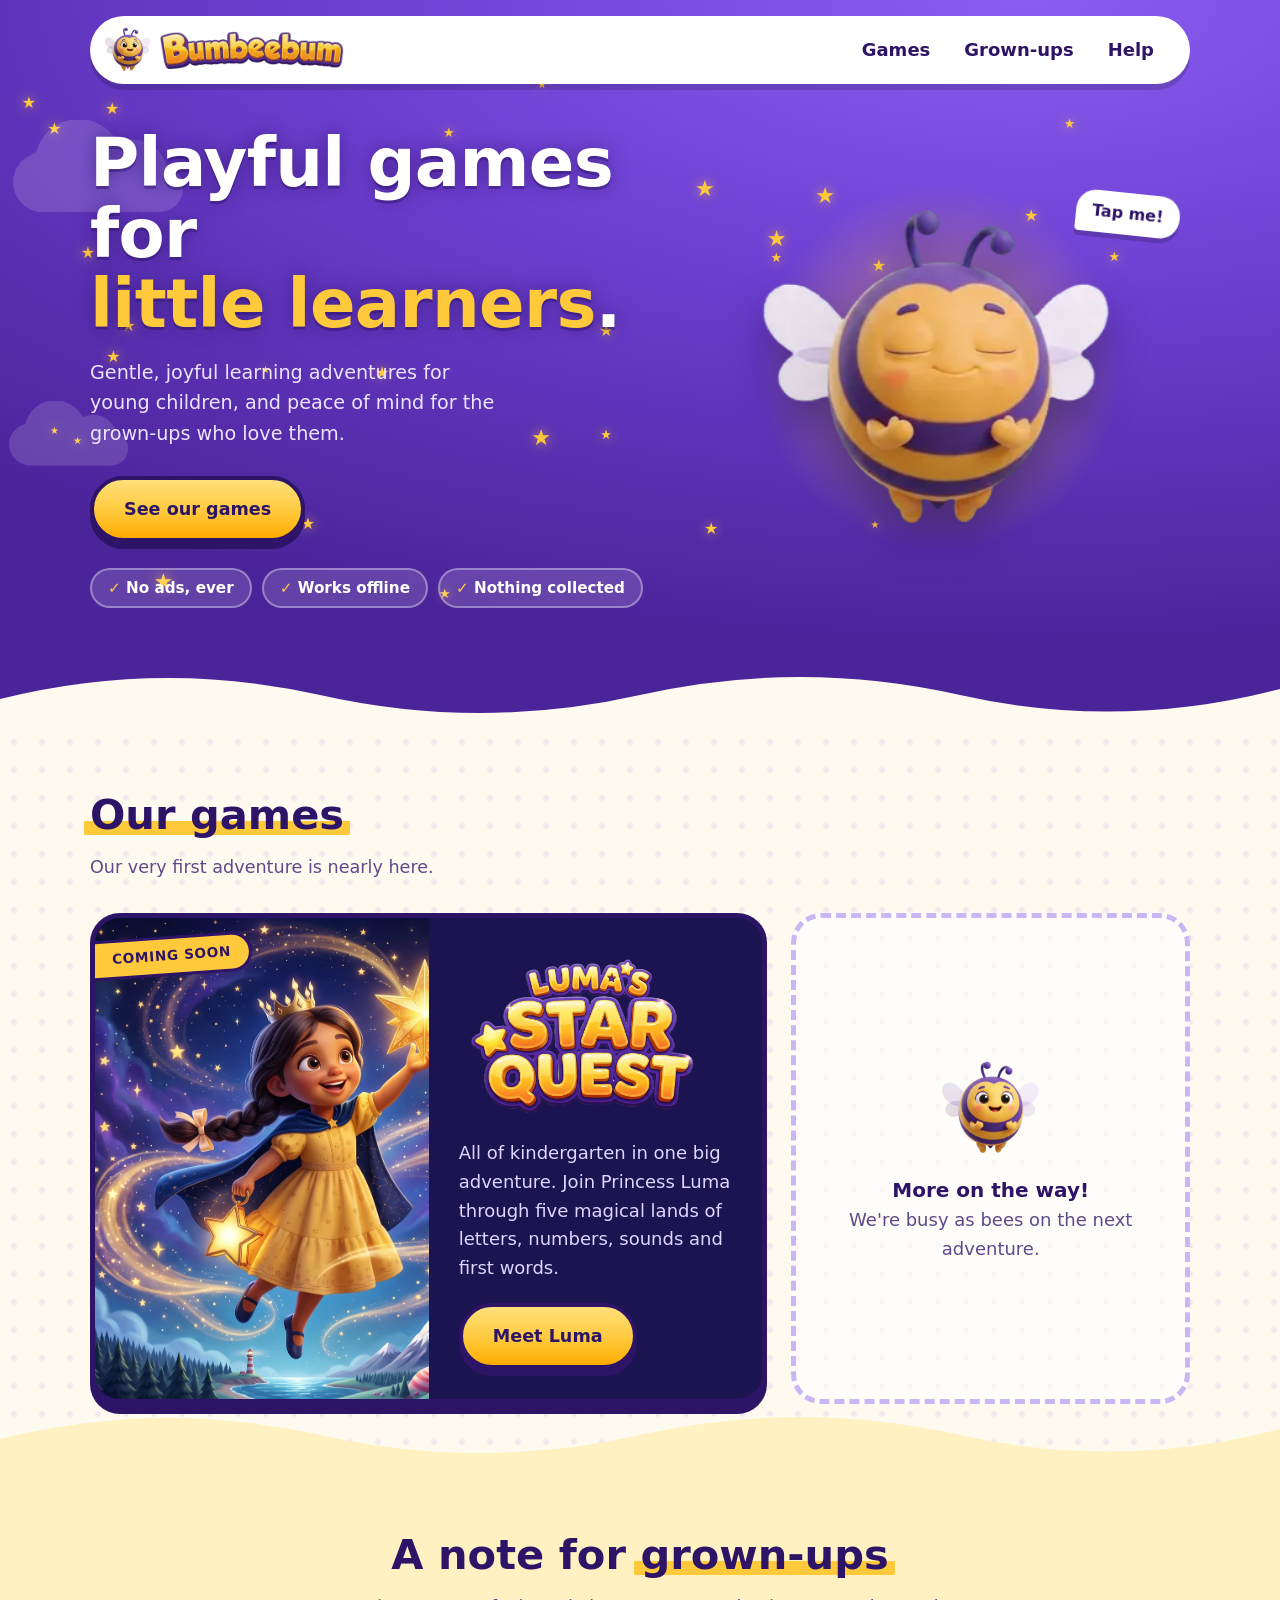
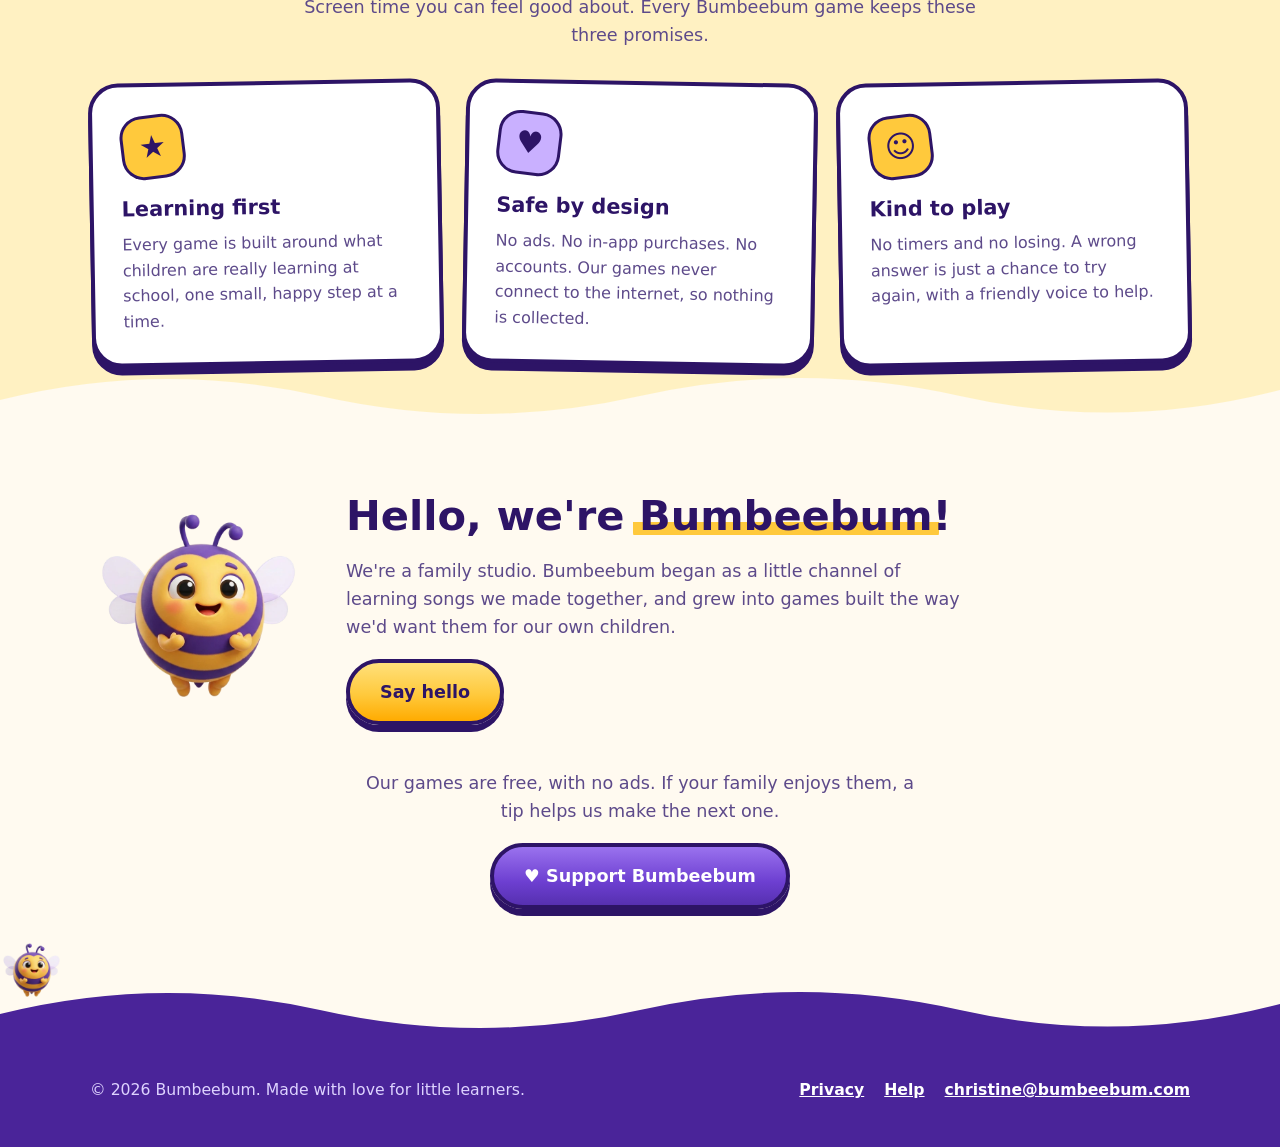
<file: index.html>
<!doctype html>
<html lang="en">
<head>
<meta charset="utf-8">
<meta name="viewport" content="width=device-width, initial-scale=1">
<title>Bumbeebum: playful games for little learners</title>
<meta name="description" content="Bumbeebum makes gentle, joyful learning games for young children. No ads, no purchases, and they work offline.">
<meta name="theme-color" content="#6d3fd1">
<link rel="icon" href="assets/favicon.png">
<link rel="stylesheet" href="style.css">
</head>
<body>
<div class="sky ">
  <span class="star" style="left:20.4%;top:49.7%;font-size:10px;animation-delay:-2.0s">★</span><span class="star" style="left:54.3%;top:23.5%;font-size:22px;animation-delay:-1.6s">★</span><span class="star" style="left:60.2%;top:34.1%;font-size:13px;animation-delay:-2.8s">★</span><span class="star" style="left:34.3%;top:80.2%;font-size:13px;animation-delay:-0.6s">★</span><span class="star" style="left:8.2%;top:13.2%;font-size:16px;animation-delay:-2.8s">★</span><span class="star" style="left:23.5%;top:70.1%;font-size:16px;animation-delay:-1.7s">★</span><span class="star" style="left:59.9%;top:30.3%;font-size:22px;animation-delay:-1.0s">★</span><span class="star" style="left:66.8%;top:45.0%;font-size:22px;animation-delay:-0.1s">★</span><span class="star" style="left:55.0%;top:70.8%;font-size:16px;animation-delay:-2.8s">★</span><span class="star" style="left:74.1%;top:50.1%;font-size:22px;animation-delay:-2.1s">★</span><span class="star" style="left:20.8%;top:67.4%;font-size:10px;animation-delay:-1.9s">★</span><span class="star" style="left:83.1%;top:15.7%;font-size:13px;animation-delay:-1.6s">★</span><span class="star" style="left:6.3%;top:32.9%;font-size:16px;animation-delay:-0.4s">★</span><span class="star" style="left:63.7%;top:24.4%;font-size:22px;animation-delay:-1.9s">★</span><span class="star" style="left:29.3%;top:49.4%;font-size:16px;animation-delay:-0.1s">★</span><span class="star" style="left:86.6%;top:33.9%;font-size:13px;animation-delay:-1.5s">★</span><span class="star" style="left:34.6%;top:16.9%;font-size:13px;animation-delay:-1.8s">★</span><span class="star" style="left:42.0%;top:10.6%;font-size:10px;animation-delay:-1.1s">★</span><span class="star" style="left:10.3%;top:72.0%;font-size:13px;animation-delay:-0.0s">★</span><span class="star" style="left:12.0%;top:77.5%;font-size:22px;animation-delay:-0.1s">★</span><span class="star" style="left:3.9%;top:58.1%;font-size:10px;animation-delay:-2.0s">★</span><span class="star" style="left:46.8%;top:43.6%;font-size:16px;animation-delay:-0.2s">★</span><span class="star" style="left:8.3%;top:47.3%;font-size:16px;animation-delay:-2.2s">★</span><span class="star" style="left:1.7%;top:12.4%;font-size:16px;animation-delay:-0.8s">★</span><span class="star" style="left:80.0%;top:27.9%;font-size:16px;animation-delay:-2.8s">★</span><span class="star" style="left:3.7%;top:15.9%;font-size:16px;animation-delay:-0.7s">★</span><span class="star" style="left:68.0%;top:71.0%;font-size:10px;animation-delay:-0.5s">★</span><span class="star" style="left:68.1%;top:34.7%;font-size:16px;animation-delay:-1.8s">★</span><span class="star" style="left:9.5%;top:43.0%;font-size:16px;animation-delay:-1.2s">★</span><span class="star" style="left:46.9%;top:58.4%;font-size:13px;animation-delay:-0.0s">★</span><span class="star" style="left:75.6%;top:54.6%;font-size:13px;animation-delay:-0.8s">★</span><span class="star" style="left:41.5%;top:57.7%;font-size:22px;animation-delay:-2.6s">★</span><span class="star" style="left:29.6%;top:4.6%;font-size:16px;animation-delay:-0.7s">★</span><span class="star" style="left:5.7%;top:59.5%;font-size:10px;animation-delay:-1.2s">★</span>
  <svg class="cloud" style="top:120px;animation-delay:-12s" viewBox="0 0 200 100" aria-hidden="true"><path d="M40 92a30 30 0 0 1-4-59 44 44 0 0 1 82-10 34 34 0 0 1 48 22 24 24 0 0 1-6 47z"/></svg>
  <svg class="cloud" style="top:55%;animation-delay:-41s;width:140px" viewBox="0 0 200 100" aria-hidden="true"><path d="M40 92a30 30 0 0 1-4-59 44 44 0 0 1 82-10 34 34 0 0 1 48 22 24 24 0 0 1-6 47z"/></svg>
  <header class="wrap top">
    <a class="brand" href="./">
      <img class="bee" src="assets/bee.webp" alt="">
      <img class="word" src="assets/wordmark.webp" alt="Bumbeebum">
    </a>
    <nav>
      <a href="./#games">Games</a>
      <a href="./#grown-ups">Grown-ups</a>
      <a href="support.html">Help</a>
    </nav>
  </header>
  
<section class="wrap hello">
  <div>
    <h1>Playful games for <em>little learners</em>.</h1>
    <p>Gentle, joyful learning adventures for young children, and peace
       of mind for the grown-ups who love them.</p>
    <a class="button" href="#games">See our games</a>
    <ul class="pills">
      <li>No ads, ever</li>
      <li>Works offline</li>
      <li>Nothing collected</li>
    </ul>
  </div>
  <div class="bee-stage">
    <button class="bee-big" aria-label="Tap the bee">
      <img src="assets/bee.webp" alt="The Bumbeebum bee, smiling">
      <span class="sprite idle"></span>
      <span class="sprite magic"></span>
    </button>
    <span class="bubble">Tap me!</span>
  </div>
</section>

  <svg class="wave" viewBox="0 0 1200 70" preserveAspectRatio="none" aria-hidden="true"><path fill="#fffaf0" d="M0 40 Q150 0 300 36 T600 36 T900 36 T1200 30 V70 H0Z"/></svg>
</div>

<main>
<section class="section dots" id="games">
  <div class="wrap">
    <h2><span class="squiggle">Our games</span></h2>
    <p class="lead">Our very first adventure is nearly here.</p>
    <div class="games">
      <a class="game-card" href="lumas-star-quest/">
        <span class="sticker">Coming soon</span>
        <div class="art" style="background-image:url(assets/luma-hero-wide.webp);background-position:75% center"></div>
        <div class="words">
          <img class="logo" src="assets/luma-logo.webp" alt="Luma's Star Quest">
          <p>All of kindergarten in one big adventure. Join Princess Luma
             through five magical lands of letters, numbers, sounds and
             first words.</p>
          <span class="button">Meet Luma</span>
        </div>
      </a>
      <div class="next-card">
        <div>
          <img src="assets/bee.webp" alt="">
          <b>More on the way!</b>
          We're busy as bees on the next adventure.
        </div>
      </div>
    </div>
  </div>
</section>

<section class="section band center" id="grown-ups">
  <svg class="wave up" viewBox="0 0 1200 70" preserveAspectRatio="none" aria-hidden="true"><path fill="#fff1c2" d="M0 40 Q150 0 300 36 T600 36 T900 36 T1200 30 V70 H0Z"/></svg>
  <div class="wrap">
    <h2>A note for <span class="squiggle">grown-ups</span></h2>
    <p class="lead">Screen time you can feel good about. Every Bumbeebum
       game keeps these three promises.</p>
    <div class="promises">
      <div class="promise">
        <div class="dot">★</div>
        <h3>Learning first</h3>
        <p>Every game is built around what children are really learning at
           school, one small, happy step at a time.</p>
      </div>
      <div class="promise">
        <div class="dot">♥</div>
        <h3>Safe by design</h3>
        <p>No ads. No in-app purchases. No accounts. Our games never connect
           to the internet, so nothing is collected.</p>
      </div>
      <div class="promise">
        <div class="dot">☺</div>
        <h3>Kind to play</h3>
        <p>No timers and no losing. A wrong answer is just a chance to try
           again, with a friendly voice to help.</p>
      </div>
    </div>
  </div>
</section>

<section class="section" id="about">
  <svg class="wave up" viewBox="0 0 1200 70" preserveAspectRatio="none" aria-hidden="true"><path fill="#fffaf0" d="M0 40 Q150 0 300 36 T600 36 T900 36 T1200 30 V70 H0Z"/></svg>
  <div class="wrap about">
    <img src="assets/bee.webp" alt="">
    <div>
      <h2>Hello, we're <span class="squiggle">Bumbeebum</span>!</h2>
      <p>We're a family studio. Bumbeebum began as a little channel of
         learning songs we made together, and grew into games built the way
         we'd want them for our own children.</p>
      <a class="button" href="support.html">Say hello</a>
    </div>
  </div>
  <div class="wrap"><div class="tip"><p>Our games are free, with no ads. If your family enjoys them, a tip helps us make the next one.</p><a class="button purple" href="https://ko-fi.com/bumbeebum" target="_blank" rel="noopener">♥ Support Bumbeebum</a></div></div>
</section>
</main>

<footer>
  <svg class="wave up" viewBox="0 0 1200 70" preserveAspectRatio="none" aria-hidden="true"><path fill="#4a2499" d="M0 40 Q150 0 300 36 T600 36 T900 36 T1200 30 V70 H0Z"/></svg>
  <div class="flyer"><img src="assets/bee.webp" alt=""></div>
  <div class="wrap row">
    <span>© 2026 Bumbeebum. Made with love for little learners.</span>
    <nav>
      <a href="privacy.html">Privacy</a>
      <a href="support.html">Help</a>
      <a href="mailto:christine@bumbeebum.com">christine@bumbeebum.com</a>
    </nav>
  </div>
</footer>

<script>
// The bee is drawn from two sprite sheets, 8 across and 6 down, at 12
// frames a second: a quiet idle that loops, and a magic twirl when tapped.
(function () {
  var bee = document.querySelector('.bee-big');
  if (!bee) return;
  // Both sheets stay drawn, one over the other, and only their opacity
  // changes: swapping a picture in would leave a blank frame while it
  // is decoded.
  var layers = {
    idle: bee.querySelector('.sprite.idle'),
    magic: bee.querySelector('.sprite.magic')
  };
  var bubble = document.querySelector('.bubble');
  var still = matchMedia('(prefers-reduced-motion: reduce)').matches;
  var ready = {}, now = 'idle', began = 0, last = -1;

  ['idle', 'magic'].forEach(function (name) {
    var img = new Image();
    img.src = 'assets/bee_' + name + '.webp';
    (img.decode ? img.decode() : new Promise(function (ok) { img.onload = ok; }))
      .then(function () {
        layers[name].style.backgroundImage = 'url(' + img.src + ')';
        // Two frames later the layer has been painted once and is safe
        // to show.
        requestAnimationFrame(function () {
          requestAnimationFrame(function () {
            ready[name] = true;
            if (name === 'idle' && !still) {
              bee.classList.add('live');
              requestAnimationFrame(tick);
            }
          });
        });
      }).catch(function () {});
  });

  function place(layer, frame) {
    layer.style.backgroundPosition =
      (frame % 8) / 7 * 100 + '% ' + Math.floor(frame / 8) / 5 * 100 + '%';
  }

  function tick(t) {
    if (!began) began = t;
    var frame = Math.floor((t - began) / 1000 * 12);
    if (frame >= 48) {
      if (now === 'magic') {
        now = 'idle';
        place(layers.idle, 0);
        bee.classList.remove('casting');
      }
      began = t; frame = 0;
    }
    if (frame !== last) {
      last = frame;
      place(layers[now], frame);
    }
    requestAnimationFrame(tick);
  }

  function burst() {
    var box = bee.getBoundingClientRect();
    var x = box.left + box.width / 2, y = box.top + box.height / 2;
    for (var i = 0; i < 18; i++) {
      var s = document.createElement('span');
      var a = Math.PI * 2 * i / 18, d = 130 + Math.random() * 150;
      s.className = 'pop'; s.textContent = ['★', '✦', '♥'][i % 3];
      s.style.left = x + 'px'; s.style.top = y + 'px';
      s.style.color = i % 2 ? '#ffc93c' : '#c9b0ff';
      s.style.fontSize = 16 + Math.random() * 22 + 'px';
      s.style.setProperty('--dx', Math.cos(a) * d + 'px');
      s.style.setProperty('--dy', Math.sin(a) * d + 'px');
      document.body.appendChild(s);
      setTimeout(function (n) { n.remove(); }, 1100, s);
    }
  }

  bee.addEventListener('click', function () {
    if (now === 'magic') return;
    var says = ['Bzzz!', 'Wheee!', 'Ta-da!', 'Again!', 'Tee hee!', 'Magic!'];
    if (bubble) bubble.textContent = says[Math.floor(Math.random() * says.length)];
    bee.classList.remove('glow'); void bee.offsetWidth; bee.classList.add('glow');
    if (bee.classList.contains('live') && ready.magic) {
      now = 'magic'; began = 0; last = -1;
      place(layers.magic, 0);
      bee.classList.add('casting');
      setTimeout(burst, 1300);   // as its arms go up
    } else {
      bee.classList.remove('spin'); void bee.offsetWidth; bee.classList.add('spin');
      burst();
    }
  });
})();
</script>

</body>
</html>
</file>
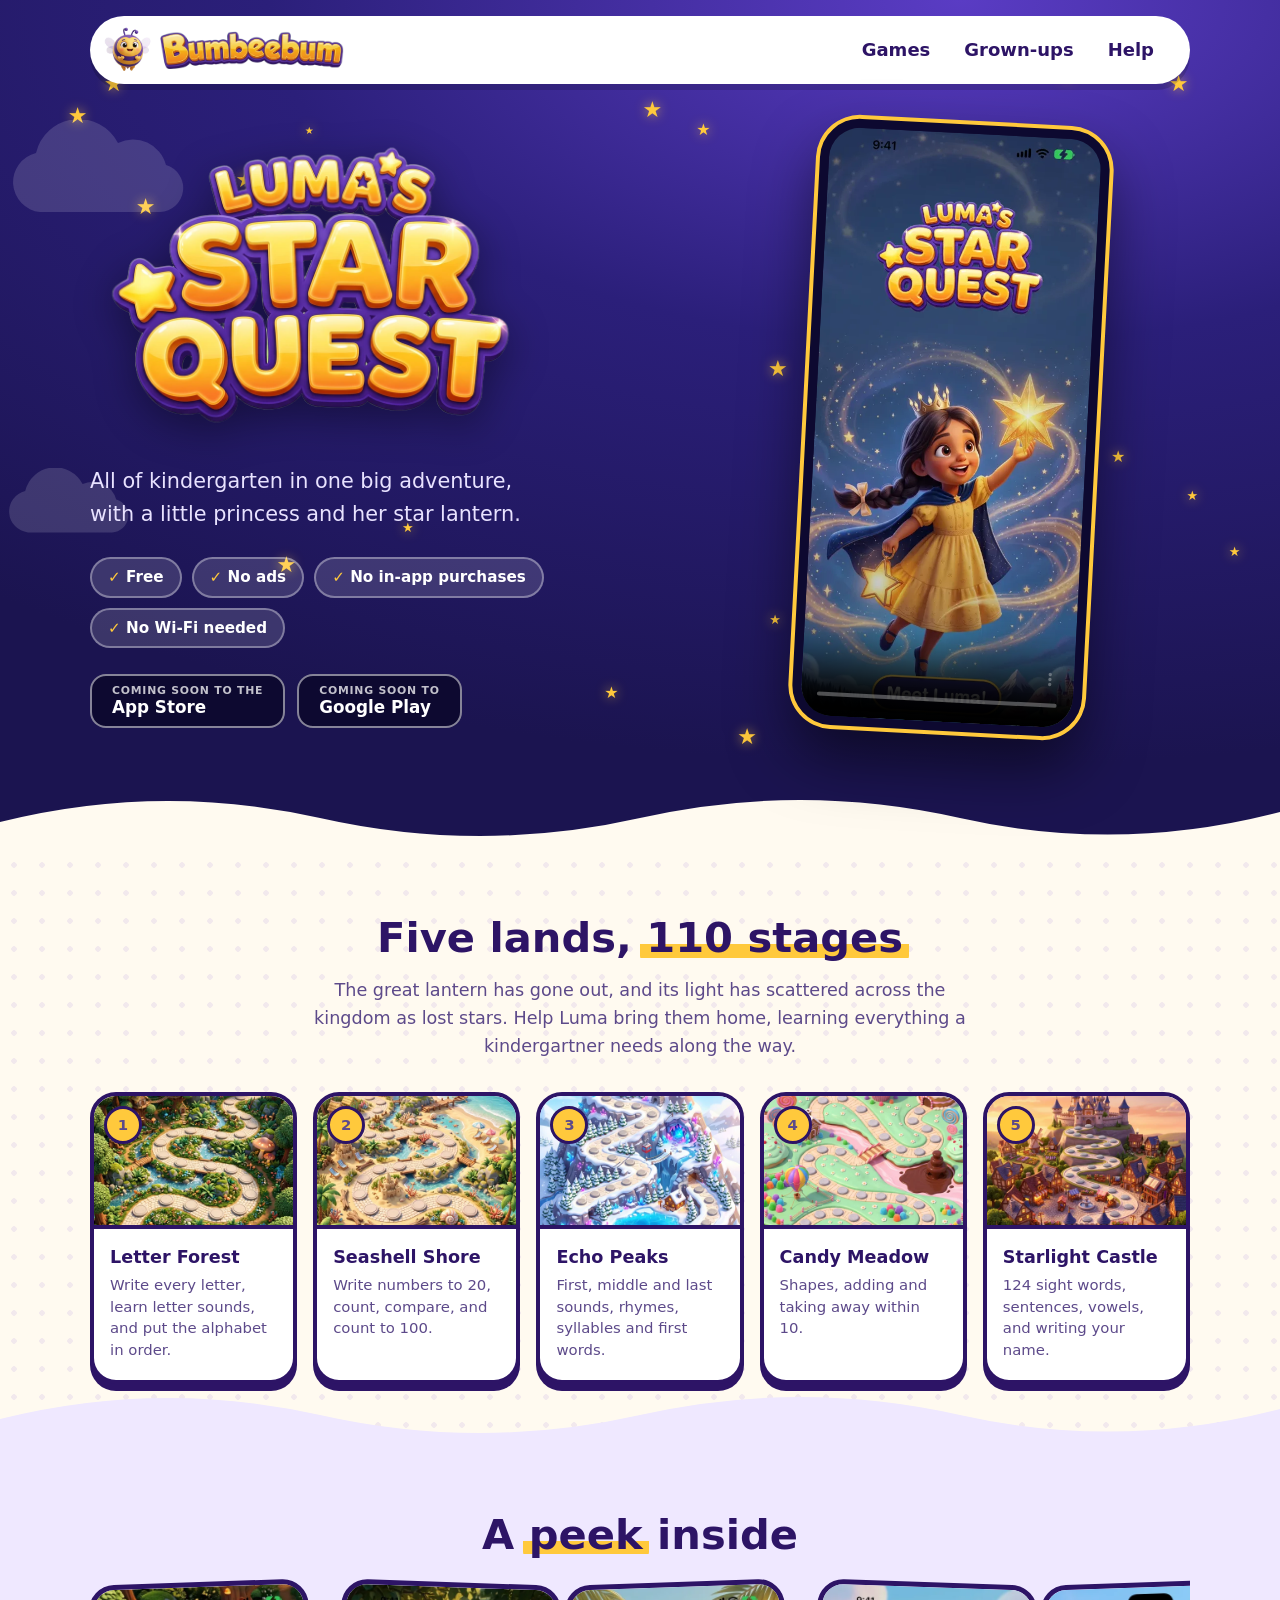
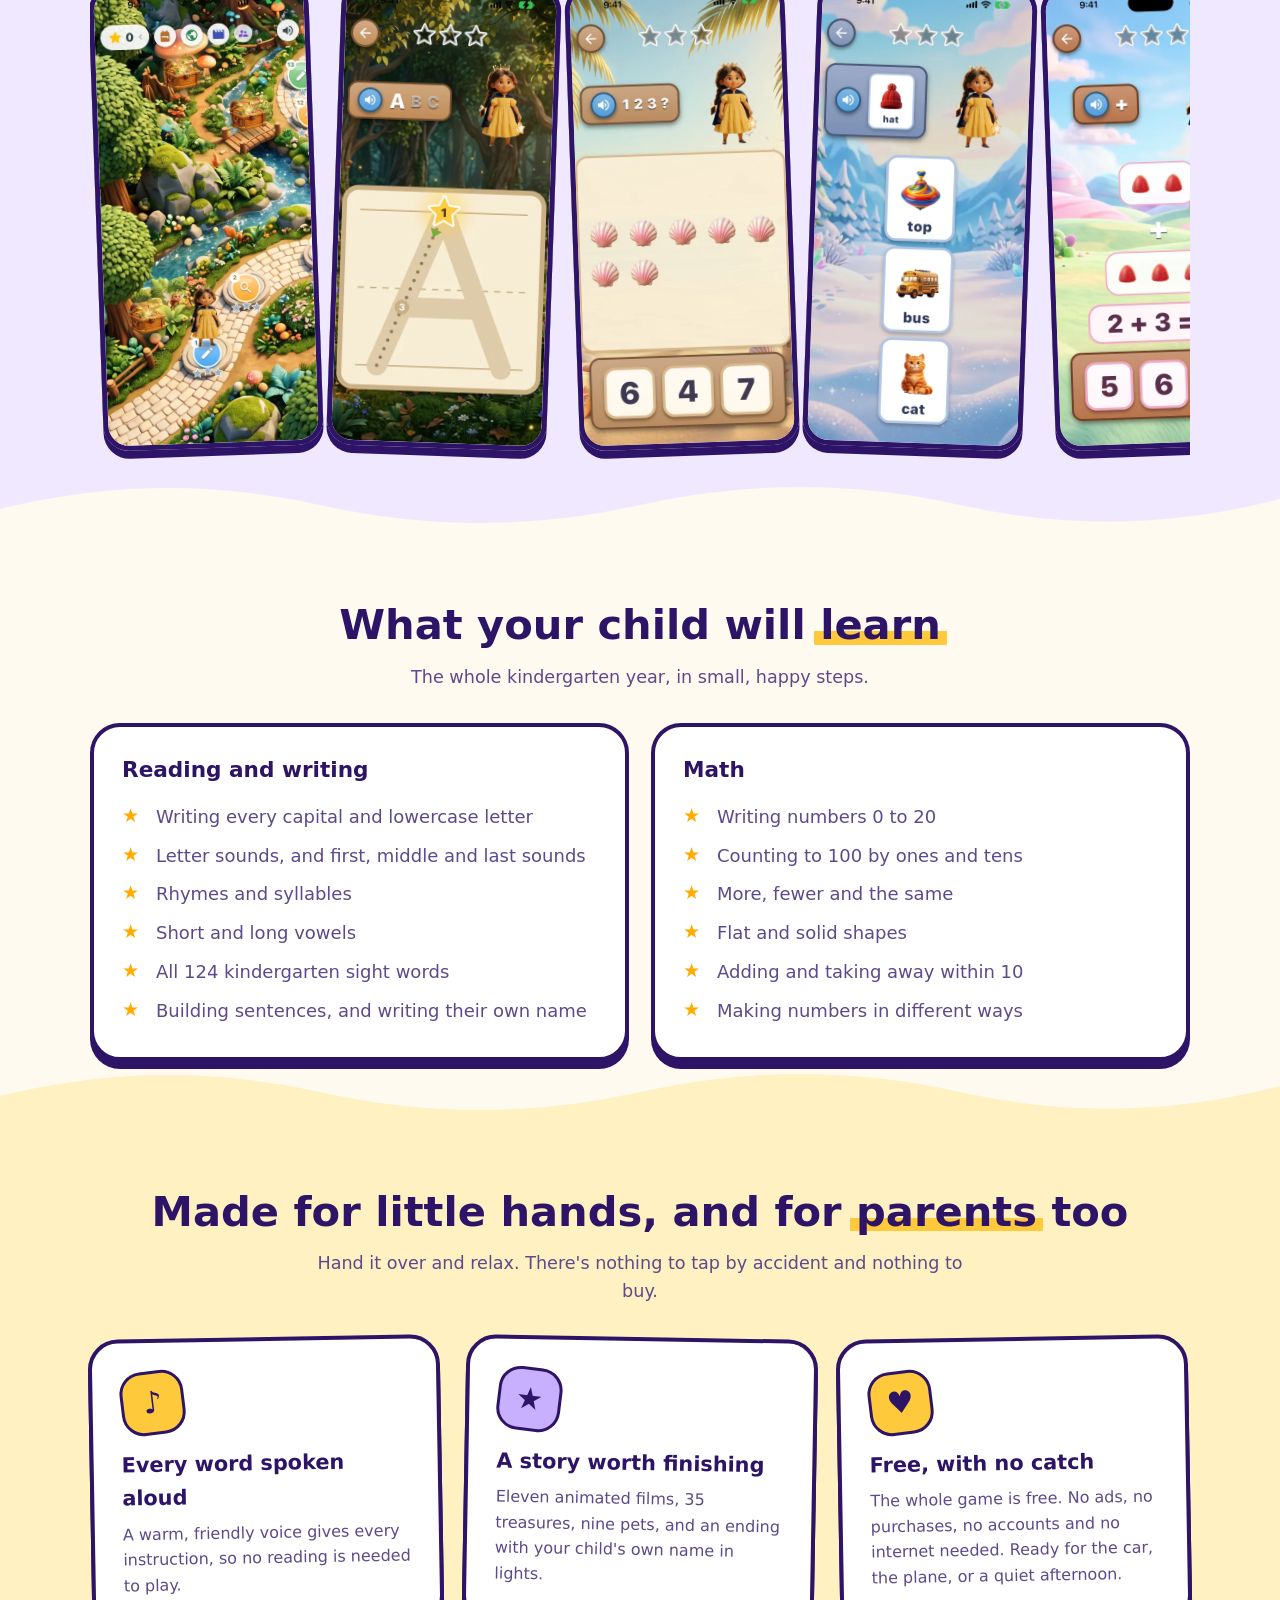
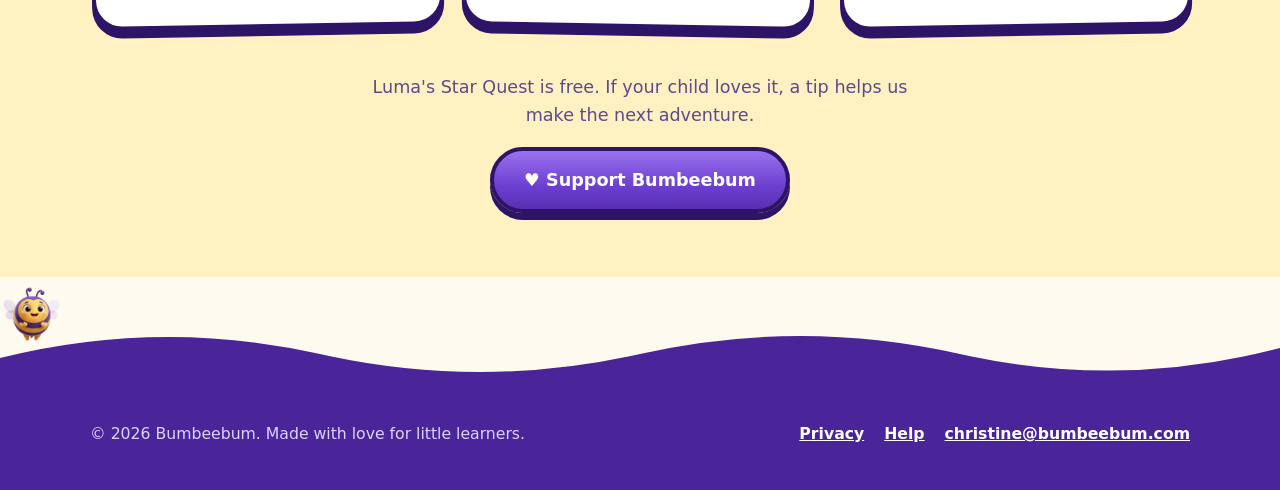
<file: lumas-star-quest/index.html>
<!doctype html>
<html lang="en">
<head>
<meta charset="utf-8">
<meta name="viewport" content="width=device-width, initial-scale=1">
<title>Luma's Star Quest by Bumbeebum</title>
<meta name="description" content="All of kindergarten in one big adventure: letters, numbers, sounds and first words. No ads, no Wi-Fi needed.">
<meta name="theme-color" content="#6d3fd1">
<link rel="icon" href="../assets/favicon.png">
<link rel="stylesheet" href="../style.css">
</head>
<body>
<div class="sky night">
  <span class="star" style="left:67.0%;top:24.5%;font-size:22px;animation-delay:-2.0s">★</span><span class="star" style="left:21.6%;top:5.5%;font-size:16px;animation-delay:-1.2s">★</span><span class="star" style="left:75.8%;top:38.6%;font-size:13px;animation-delay:-0.7s">★</span><span class="star" style="left:76.1%;top:30.4%;font-size:16px;animation-delay:-2.7s">★</span><span class="star" style="left:86.8%;top:52.2%;font-size:16px;animation-delay:-0.1s">★</span><span class="star" style="left:92.7%;top:57.1%;font-size:13px;animation-delay:-2.0s">★</span><span class="star" style="left:62.8%;top:67.2%;font-size:16px;animation-delay:-1.8s">★</span><span class="star" style="left:10.6%;top:22.2%;font-size:22px;animation-delay:-1.0s">★</span><span class="star" style="left:96.0%;top:63.6%;font-size:13px;animation-delay:-2.3s">★</span><span class="star" style="left:5.3%;top:11.5%;font-size:22px;animation-delay:-0.3s">★</span><span class="star" style="left:28.5%;top:26.7%;font-size:22px;animation-delay:-1.6s">★</span><span class="star" style="left:8.1%;top:7.7%;font-size:22px;animation-delay:-2.9s">★</span><span class="star" style="left:54.4%;top:13.8%;font-size:16px;animation-delay:-2.5s">★</span><span class="star" style="left:11.2%;top:30.5%;font-size:22px;animation-delay:-2.8s">★</span><span class="star" style="left:72.5%;top:3.2%;font-size:13px;animation-delay:-0.6s">★</span><span class="star" style="left:69.1%;top:61.1%;font-size:13px;animation-delay:-1.9s">★</span><span class="star" style="left:60.0%;top:41.2%;font-size:22px;animation-delay:-1.6s">★</span><span class="star" style="left:31.4%;top:60.8%;font-size:13px;animation-delay:-1.3s">★</span><span class="star" style="left:70.6%;top:59.8%;font-size:22px;animation-delay:-2.7s">★</span><span class="star" style="left:70.7%;top:34.3%;font-size:10px;animation-delay:-1.5s">★</span><span class="star" style="left:18.4%;top:19.0%;font-size:22px;animation-delay:-0.4s">★</span><span class="star" style="left:50.2%;top:10.8%;font-size:22px;animation-delay:-0.3s">★</span><span class="star" style="left:23.8%;top:14.5%;font-size:10px;animation-delay:-0.3s">★</span><span class="star" style="left:91.3%;top:7.7%;font-size:22px;animation-delay:-1.4s">★</span><span class="star" style="left:77.9%;top:65.4%;font-size:10px;animation-delay:-2.5s">★</span><span class="star" style="left:82.3%;top:64.8%;font-size:16px;animation-delay:-1.0s">★</span><span class="star" style="left:57.6%;top:84.4%;font-size:22px;animation-delay:-0.8s">★</span><span class="star" style="left:16.3%;top:28.6%;font-size:10px;animation-delay:-0.3s">★</span><span class="star" style="left:47.2%;top:79.9%;font-size:16px;animation-delay:-2.8s">★</span><span class="star" style="left:60.1%;top:71.7%;font-size:13px;animation-delay:-2.9s">★</span><span class="star" style="left:14.1%;top:32.9%;font-size:22px;animation-delay:-1.6s">★</span><span class="star" style="left:82.9%;top:8.0%;font-size:13px;animation-delay:-2.3s">★</span><span class="star" style="left:21.9%;top:27.8%;font-size:22px;animation-delay:-2.3s">★</span><span class="star" style="left:21.6%;top:64.3%;font-size:22px;animation-delay:-1.4s">★</span>
  <svg class="cloud" style="top:120px;animation-delay:-12s" viewBox="0 0 200 100" aria-hidden="true"><path d="M40 92a30 30 0 0 1-4-59 44 44 0 0 1 82-10 34 34 0 0 1 48 22 24 24 0 0 1-6 47z"/></svg>
  <svg class="cloud" style="top:55%;animation-delay:-41s;width:140px" viewBox="0 0 200 100" aria-hidden="true"><path d="M40 92a30 30 0 0 1-4-59 44 44 0 0 1 82-10 34 34 0 0 1 48 22 24 24 0 0 1-6 47z"/></svg>
  <header class="wrap top">
    <a class="brand" href="../">
      <img class="bee" src="../assets/bee.webp" alt="">
      <img class="word" src="../assets/wordmark.webp" alt="Bumbeebum">
    </a>
    <nav>
      <a href="../#games">Games</a>
      <a href="../#grown-ups">Grown-ups</a>
      <a href="../support.html">Help</a>
    </nav>
  </header>
  
<section class="wrap game-hero">
  <div>
    <img class="logo" src="../assets/luma-logo.webp" alt="Luma's Star Quest">
    <p class="big">All of kindergarten in one big adventure, with a little
       princess and her star lantern.</p>
    <ul class="pills">
      <li>Free</li>
      <li>No ads</li>
      <li>No in-app purchases</li>
      <li>No Wi-Fi needed</li>
    </ul>
    <div class="badges">
      <span class="badge"><small>Coming soon to the</small>App Store</span>
      <span class="badge"><small>Coming soon to</small>Google Play</span>
    </div>
  </div>
  <div class="phone">
    <video controls playsinline preload="metadata"
           poster="../assets/luma-preview-poster.webp">
      <source src="../assets/luma-preview.mp4" type="video/mp4">
    </video>
  </div>
</section>

  <svg class="wave" viewBox="0 0 1200 70" preserveAspectRatio="none" aria-hidden="true"><path fill="#fffaf0" d="M0 40 Q150 0 300 36 T600 36 T900 36 T1200 30 V70 H0Z"/></svg>
</div>

<main>
<section class="section dots center">
  <div class="wrap">
    <h2>Five lands, <span class="squiggle">110 stages</span></h2>
    <p class="lead">The great lantern has gone out, and its light has
       scattered across the kingdom as lost stars. Help Luma bring them
       home, learning everything a kindergartner needs along the way.</p>
    <div class="lands">
      <div class="land"><span class="num">1</span><img src="../assets/lands/thumb_forest.webp" alt="" loading="lazy"><div><b>Letter Forest</b><span>Write every letter, learn letter sounds, and put the alphabet in order.</span></div></div><div class="land"><span class="num">2</span><img src="../assets/lands/thumb_shore.webp" alt="" loading="lazy"><div><b>Seashell Shore</b><span>Write numbers to 20, count, compare, and count to 100.</span></div></div><div class="land"><span class="num">3</span><img src="../assets/lands/thumb_peaks.webp" alt="" loading="lazy"><div><b>Echo Peaks</b><span>First, middle and last sounds, rhymes, syllables and first words.</span></div></div><div class="land"><span class="num">4</span><img src="../assets/lands/thumb_candy.webp" alt="" loading="lazy"><div><b>Candy Meadow</b><span>Shapes, adding and taking away within 10.</span></div></div><div class="land"><span class="num">5</span><img src="../assets/lands/thumb_castle.webp" alt="" loading="lazy"><div><b>Starlight Castle</b><span>124 sight words, sentences, vowels, and writing your name.</span></div></div>
    </div>
  </div>
</section>

<section class="section band lilac center">
  <svg class="wave up" viewBox="0 0 1200 70" preserveAspectRatio="none" aria-hidden="true"><path fill="#efe8ff" d="M0 40 Q150 0 300 36 T600 36 T900 36 T1200 30 V70 H0Z"/></svg>
  <div class="wrap">
    <h2>A <span class="squiggle">peek</span> inside</h2>
    <div class="shots">
      <img src="../assets/shots/1.webp" alt="A screen from the game" loading="lazy"><img src="../assets/shots/2.webp" alt="A screen from the game" loading="lazy"><img src="../assets/shots/3.webp" alt="A screen from the game" loading="lazy"><img src="../assets/shots/4.webp" alt="A screen from the game" loading="lazy"><img src="../assets/shots/5.webp" alt="A screen from the game" loading="lazy"><img src="../assets/shots/6.webp" alt="A screen from the game" loading="lazy"><img src="../assets/shots/7.webp" alt="A screen from the game" loading="lazy">
    </div>
  </div>
</section>

<section class="section center">
  <svg class="wave up" viewBox="0 0 1200 70" preserveAspectRatio="none" aria-hidden="true"><path fill="#fffaf0" d="M0 40 Q150 0 300 36 T600 36 T900 36 T1200 30 V70 H0Z"/></svg>
  <div class="wrap">
    <h2>What your child will <span class="squiggle">learn</span></h2>
    <p class="lead">The whole kindergarten year, in small, happy steps.</p>
    <div class="learn">
      <div>
        <h3>Reading and writing</h3>
        <ul>
          <li>Writing every capital and lowercase letter</li>
          <li>Letter sounds, and first, middle and last sounds</li>
          <li>Rhymes and syllables</li>
          <li>Short and long vowels</li>
          <li>All 124 kindergarten sight words</li>
          <li>Building sentences, and writing their own name</li>
        </ul>
      </div>
      <div>
        <h3>Math</h3>
        <ul>
          <li>Writing numbers 0 to 20</li>
          <li>Counting to 100 by ones and tens</li>
          <li>More, fewer and the same</li>
          <li>Flat and solid shapes</li>
          <li>Adding and taking away within 10</li>
          <li>Making numbers in different ways</li>
        </ul>
      </div>
    </div>
  </div>
</section>

<section class="section band center" id="grown-ups">
  <svg class="wave up" viewBox="0 0 1200 70" preserveAspectRatio="none" aria-hidden="true"><path fill="#fff1c2" d="M0 40 Q150 0 300 36 T600 36 T900 36 T1200 30 V70 H0Z"/></svg>
  <div class="wrap">
    <h2>Made for little hands, and for <span class="squiggle">parents</span> too</h2>
    <p class="lead">Hand it over and relax. There's nothing to tap by
       accident and nothing to buy.</p>
    <div class="promises">
      <div class="promise">
        <div class="dot">♪</div>
        <h3>Every word spoken aloud</h3>
        <p>A warm, friendly voice gives every instruction, so no reading is
           needed to play.</p>
      </div>
      <div class="promise">
        <div class="dot">★</div>
        <h3>A story worth finishing</h3>
        <p>Eleven animated films, 35 treasures, nine pets, and an ending
           with your child's own name in lights.</p>
      </div>
      <div class="promise">
        <div class="dot">♥</div>
        <h3>Free, with no catch</h3>
        <p>The whole game is free. No ads, no purchases, no accounts and no
           internet needed. Ready
           for the car, the plane, or a quiet afternoon.</p>
      </div>
    </div>
    <div class="tip"><p>Luma's Star Quest is free. If your child loves it, a tip helps us make the next adventure.</p><a class="button purple" href="https://ko-fi.com/bumbeebum" target="_blank" rel="noopener">♥ Support Bumbeebum</a></div>
  </div>
</section>
<div style="height:40px"></div>
</main>

<footer>
  <svg class="wave up" viewBox="0 0 1200 70" preserveAspectRatio="none" aria-hidden="true"><path fill="#4a2499" d="M0 40 Q150 0 300 36 T600 36 T900 36 T1200 30 V70 H0Z"/></svg>
  <div class="flyer"><img src="../assets/bee.webp" alt=""></div>
  <div class="wrap row">
    <span>© 2026 Bumbeebum. Made with love for little learners.</span>
    <nav>
      <a href="../privacy.html">Privacy</a>
      <a href="../support.html">Help</a>
      <a href="mailto:christine@bumbeebum.com">christine@bumbeebum.com</a>
    </nav>
  </div>
</footer>

</body>
</html>
</file>
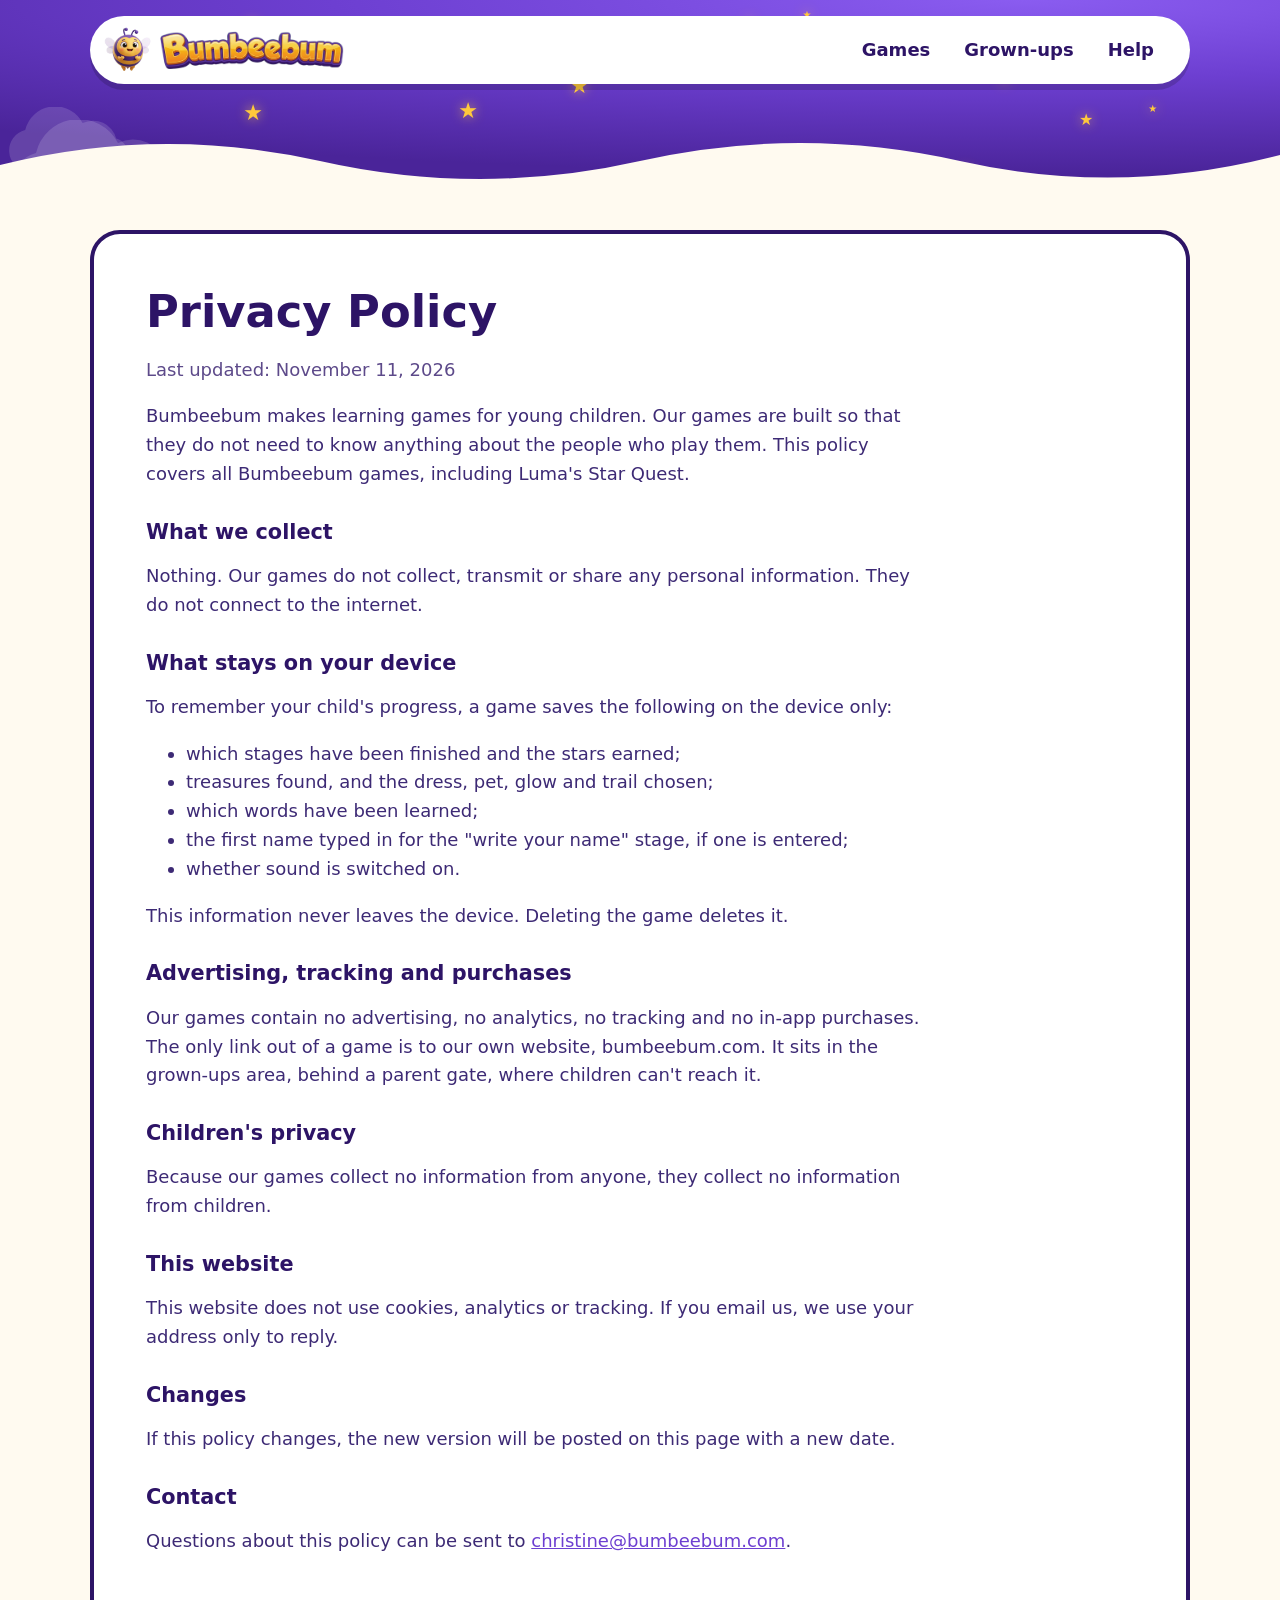
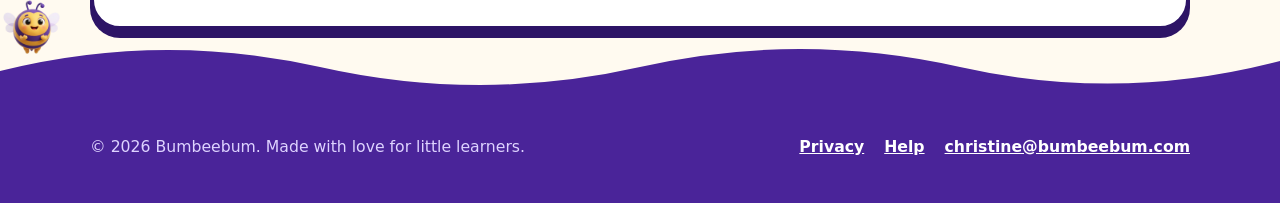
<file: privacy.html>
<!doctype html>
<html lang="en">
<head>
<meta charset="utf-8">
<meta name="viewport" content="width=device-width, initial-scale=1">
<title>Privacy Policy: Bumbeebum</title>
<meta name="description" content="Bumbeebum's games collect nothing and never connect to the internet.">
<meta name="theme-color" content="#6d3fd1">
<link rel="icon" href="assets/favicon.png">
<link rel="stylesheet" href="style.css">
</head>
<body>
<div class="sky small">
  <span class="star" style="left:62.7%;top:3.6%;font-size:10px;animation-delay:-2.8s">★</span><span class="star" style="left:78.0%;top:36.3%;font-size:13px;animation-delay:-2.4s">★</span><span class="star" style="left:9.0%;top:21.5%;font-size:10px;animation-delay:-2.4s">★</span><span class="star" style="left:89.7%;top:52.3%;font-size:10px;animation-delay:-1.8s">★</span><span class="star" style="left:15.9%;top:14.0%;font-size:16px;animation-delay:-2.4s">★</span><span class="star" style="left:55.0%;top:10.6%;font-size:10px;animation-delay:-1.6s">★</span><span class="star" style="left:58.2%;top:6.8%;font-size:10px;animation-delay:-0.9s">★</span><span class="star" style="left:74.6%;top:80.2%;font-size:22px;animation-delay:-2.4s">★</span><span class="star" style="left:84.3%;top:55.0%;font-size:16px;animation-delay:-2.4s">★</span><span class="star" style="left:19.0%;top:49.0%;font-size:22px;animation-delay:-2.9s">★</span><span class="star" style="left:18.9%;top:4.7%;font-size:22px;animation-delay:-1.9s">★</span><span class="star" style="left:35.8%;top:47.7%;font-size:22px;animation-delay:-1.2s">★</span><span class="star" style="left:15.5%;top:25.3%;font-size:10px;animation-delay:-0.6s">★</span><span class="star" style="left:44.5%;top:35.1%;font-size:22px;animation-delay:-0.1s">★</span>
  <svg class="cloud" style="top:120px;animation-delay:-12s" viewBox="0 0 200 100" aria-hidden="true"><path d="M40 92a30 30 0 0 1-4-59 44 44 0 0 1 82-10 34 34 0 0 1 48 22 24 24 0 0 1-6 47z"/></svg>
  <svg class="cloud" style="top:55%;animation-delay:-41s;width:140px" viewBox="0 0 200 100" aria-hidden="true"><path d="M40 92a30 30 0 0 1-4-59 44 44 0 0 1 82-10 34 34 0 0 1 48 22 24 24 0 0 1-6 47z"/></svg>
  <header class="wrap top">
    <a class="brand" href="./">
      <img class="bee" src="assets/bee.webp" alt="">
      <img class="word" src="assets/wordmark.webp" alt="Bumbeebum">
    </a>
    <nav>
      <a href="./#games">Games</a>
      <a href="./#grown-ups">Grown-ups</a>
      <a href="support.html">Help</a>
    </nav>
  </header>
  
  <svg class="wave" viewBox="0 0 1200 70" preserveAspectRatio="none" aria-hidden="true"><path fill="#fffaf0" d="M0 40 Q150 0 300 36 T600 36 T900 36 T1200 30 V70 H0Z"/></svg>
</div>

<main class="wrap">
<article class="page">
<h1>Privacy Policy</h1>
<p class="muted">Last updated: November 11, 2026</p>

<p>Bumbeebum makes learning games for young children. Our games are built
so that they do not need to know anything about the people who play them.
This policy covers all Bumbeebum games, including Luma's Star Quest.</p>

<h2>What we collect</h2>
<p>Nothing. Our games do not collect, transmit or share any personal
information. They do not connect to the internet.</p>

<h2>What stays on your device</h2>
<p>To remember your child's progress, a game saves the following on the
device only:</p>
<ul>
  <li>which stages have been finished and the stars earned;</li>
  <li>treasures found, and the dress, pet, glow and trail chosen;</li>
  <li>which words have been learned;</li>
  <li>the first name typed in for the "write your name" stage, if one is
      entered;</li>
  <li>whether sound is switched on.</li>
</ul>
<p>This information never leaves the device. Deleting the game deletes
it.</p>

<h2>Advertising, tracking and purchases</h2>
<p>Our games contain no advertising, no analytics, no tracking and no in-app
purchases. The only link out of a game is to our own website, bumbeebum.com.
It sits in the grown-ups area, behind a parent gate, where children can't
reach it.</p>

<h2>Children's privacy</h2>
<p>Because our games collect no information from anyone, they collect no
information from children.</p>

<h2>This website</h2>
<p>This website does not use cookies, analytics or tracking. If you email
us, we use your address only to reply.</p>

<h2>Changes</h2>
<p>If this policy changes, the new version will be posted on this page
with a new date.</p>

<h2>Contact</h2>
<p>Questions about this policy can be sent to
<a href="mailto:christine@bumbeebum.com">christine@bumbeebum.com</a>.</p>
</article>
</main>

<footer>
  <svg class="wave up" viewBox="0 0 1200 70" preserveAspectRatio="none" aria-hidden="true"><path fill="#4a2499" d="M0 40 Q150 0 300 36 T600 36 T900 36 T1200 30 V70 H0Z"/></svg>
  <div class="flyer"><img src="assets/bee.webp" alt=""></div>
  <div class="wrap row">
    <span>© 2026 Bumbeebum. Made with love for little learners.</span>
    <nav>
      <a href="privacy.html">Privacy</a>
      <a href="support.html">Help</a>
      <a href="mailto:christine@bumbeebum.com">christine@bumbeebum.com</a>
    </nav>
  </div>
</footer>

</body>
</html>
</file>
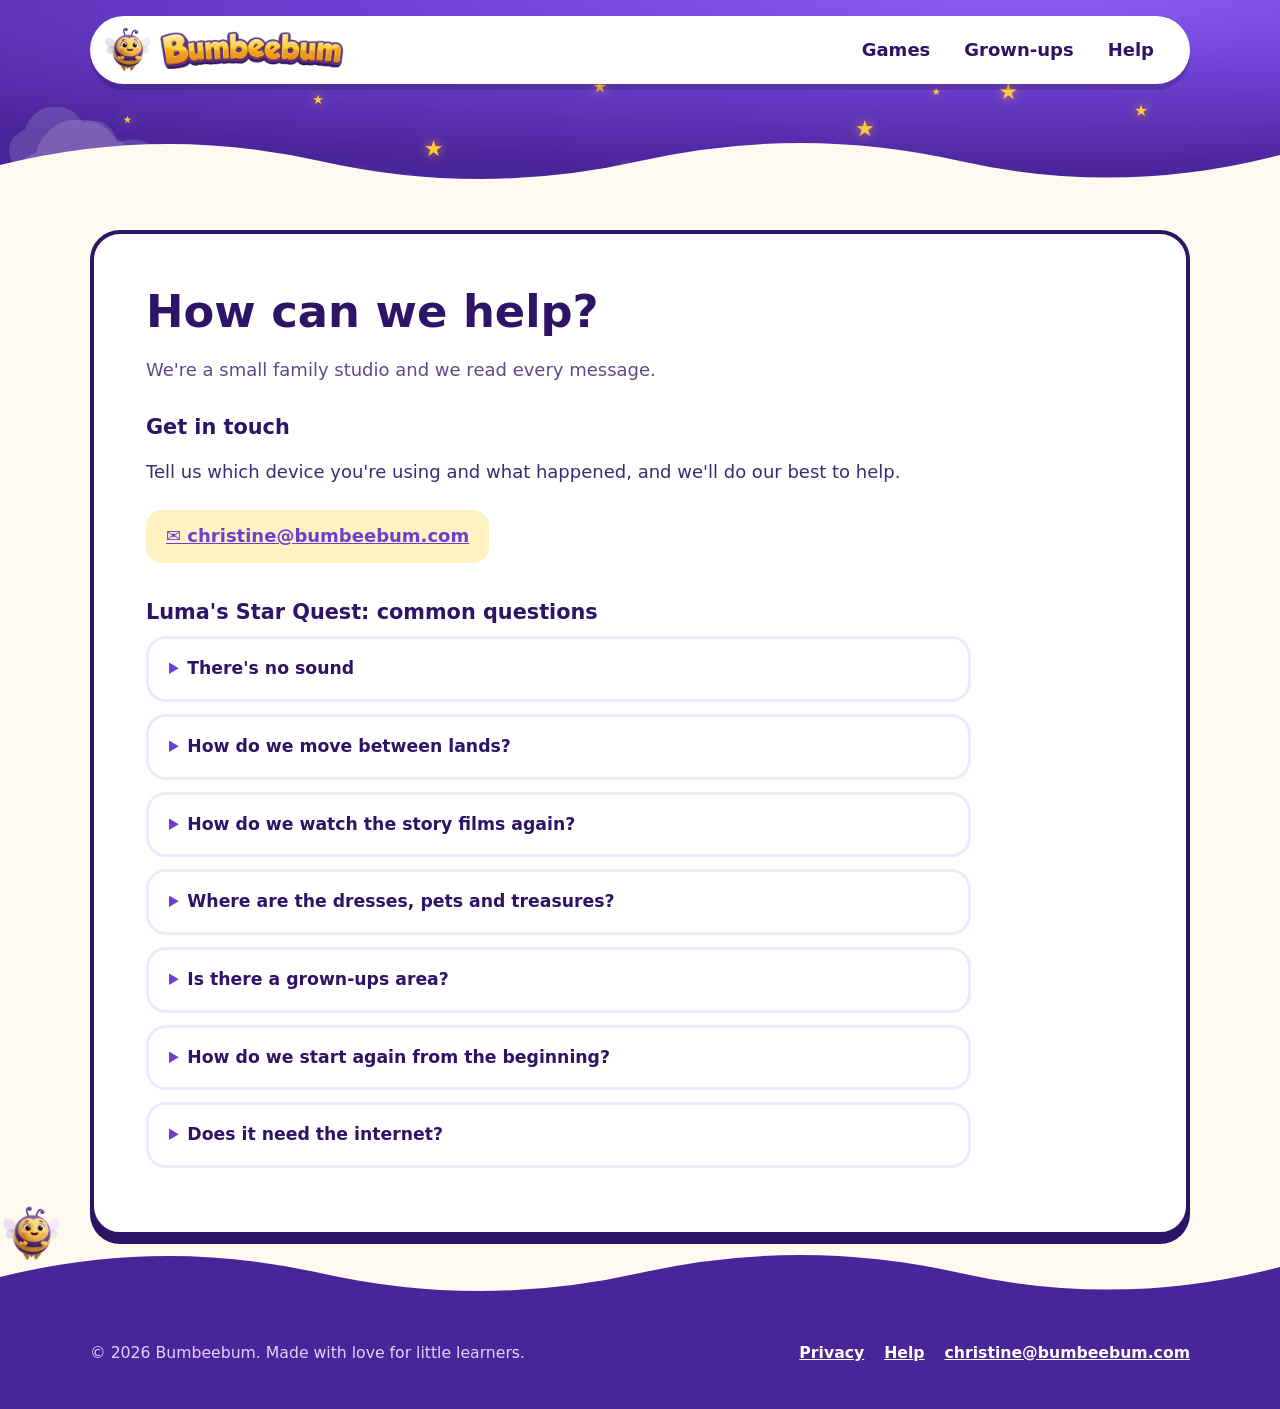
<file: support.html>
<!doctype html>
<html lang="en">
<head>
<meta charset="utf-8">
<meta name="viewport" content="width=device-width, initial-scale=1">
<title>Help: Bumbeebum</title>
<meta name="description" content="Help with Bumbeebum games, and how to reach us.">
<meta name="theme-color" content="#6d3fd1">
<link rel="icon" href="assets/favicon.png">
<link rel="stylesheet" href="style.css">
</head>
<body>
<div class="sky small">
  <span class="star" style="left:24.4%;top:46.4%;font-size:13px;animation-delay:-0.0s">★</span><span class="star" style="left:72.8%;top:43.4%;font-size:10px;animation-delay:-0.5s">★</span><span class="star" style="left:78.0%;top:38.2%;font-size:22px;animation-delay:-1.1s">★</span><span class="star" style="left:9.6%;top:57.6%;font-size:10px;animation-delay:-0.4s">★</span><span class="star" style="left:76.4%;top:87.1%;font-size:10px;animation-delay:-0.5s">★</span><span class="star" style="left:48.3%;top:80.7%;font-size:16px;animation-delay:-2.4s">★</span><span class="star" style="left:12.8%;top:75.5%;font-size:10px;animation-delay:-0.9s">★</span><span class="star" style="left:27.8%;top:85.2%;font-size:13px;animation-delay:-2.7s">★</span><span class="star" style="left:66.8%;top:57.3%;font-size:22px;animation-delay:-1.9s">★</span><span class="star" style="left:46.3%;top:38.4%;font-size:16px;animation-delay:-2.3s">★</span><span class="star" style="left:45.7%;top:86.6%;font-size:16px;animation-delay:-0.2s">★</span><span class="star" style="left:89.0%;top:13.9%;font-size:13px;animation-delay:-2.1s">★</span><span class="star" style="left:88.6%;top:50.7%;font-size:16px;animation-delay:-2.0s">★</span><span class="star" style="left:33.1%;top:67.3%;font-size:22px;animation-delay:-2.1s">★</span>
  <svg class="cloud" style="top:120px;animation-delay:-12s" viewBox="0 0 200 100" aria-hidden="true"><path d="M40 92a30 30 0 0 1-4-59 44 44 0 0 1 82-10 34 34 0 0 1 48 22 24 24 0 0 1-6 47z"/></svg>
  <svg class="cloud" style="top:55%;animation-delay:-41s;width:140px" viewBox="0 0 200 100" aria-hidden="true"><path d="M40 92a30 30 0 0 1-4-59 44 44 0 0 1 82-10 34 34 0 0 1 48 22 24 24 0 0 1-6 47z"/></svg>
  <header class="wrap top">
    <a class="brand" href="./">
      <img class="bee" src="assets/bee.webp" alt="">
      <img class="word" src="assets/wordmark.webp" alt="Bumbeebum">
    </a>
    <nav>
      <a href="./#games">Games</a>
      <a href="./#grown-ups">Grown-ups</a>
      <a href="support.html">Help</a>
    </nav>
  </header>
  
  <svg class="wave" viewBox="0 0 1200 70" preserveAspectRatio="none" aria-hidden="true"><path fill="#fffaf0" d="M0 40 Q150 0 300 36 T600 36 T900 36 T1200 30 V70 H0Z"/></svg>
</div>

<main class="wrap">
<article class="page">
<h1>How can we help?</h1>
<p class="muted">We're a small family studio and we read every message.</p>

<h2>Get in touch</h2>
<p>Tell us which device you're using and what happened, and we'll do our
best to help.</p>
<p><a class="mail" href="mailto:christine@bumbeebum.com">✉ christine@bumbeebum.com</a></p>

<h2>Luma's Star Quest: common questions</h2>

<details><summary>There's no sound</summary>
<p>Check that the device isn't on silent and the volume is up, then tap
the speaker button at the top right of the map so it isn't crossed out.</p></details>

<details><summary>How do we move between lands?</summary>
<p>Tap the star counter at the top left of the map to slide its buttons
out, then tap the globe. All five lands are open
from the start. Within a land, each stage opens when the one before it has
been finished.</p></details>

<details><summary>How do we watch the story films again?</summary>
<p>Tap the star counter to slide its buttons out, then tap the
clapperboard. Films appear there
once your child has reached them in the story.</p></details>

<details><summary>Where are the dresses, pets and treasures?</summary>
<p>Tap a treasure chest on the map once enough stars have been earned in
that land, then tap the star counter and the backpack to choose what Luma wears and who
follows her.</p></details>

<details><summary>Is there a grown-ups area?</summary>
<p>Yes. Tap the star counter at the top left of the map to slide its
buttons out, then tap the small people button at the end and answer the
sum. Inside you can see your child's progress by
land and by skill, set the music and voice volume, and change their
name.</p></details>

<details><summary>How do we start again from the beginning?</summary>
<p>Open the grown-ups area and choose "Start the adventure again". It
erases all progress, which is handy for a fresh start or another
child.</p></details>

<details><summary>Does it need the internet?</summary>
<p>No. Once installed, the whole game works offline.</p></details>
</article>
</main>

<footer>
  <svg class="wave up" viewBox="0 0 1200 70" preserveAspectRatio="none" aria-hidden="true"><path fill="#4a2499" d="M0 40 Q150 0 300 36 T600 36 T900 36 T1200 30 V70 H0Z"/></svg>
  <div class="flyer"><img src="assets/bee.webp" alt=""></div>
  <div class="wrap row">
    <span>© 2026 Bumbeebum. Made with love for little learners.</span>
    <nav>
      <a href="privacy.html">Privacy</a>
      <a href="support.html">Help</a>
      <a href="mailto:christine@bumbeebum.com">christine@bumbeebum.com</a>
    </nav>
  </div>
</footer>

</body>
</html>
</file>
<file: style.css>
/* Bumbeebum: sunny yellow and royal purple, with rounded everything. */
:root {
  --sun: #ffc93c;
  --sun-deep: #ffab00;
  --sun-soft: #fff1c2;
  --purple: #6d3fd1;
  --purple-deep: #4a2499;
  --ink: #2d1466;
  --ink-soft: #5d4a8a;
  --lilac: #efe8ff;
  --cream: #fffaf0;
  --paper: #ffffff;
  --night: #1b1450;
  --radius: 30px;
  font-family: ui-rounded, "Arial Rounded MT Bold", "Nunito", "Varela Round",
    system-ui, -apple-system, "Segoe UI", sans-serif;
}

* { box-sizing: border-box; }
html { scroll-behavior: smooth; }

body {
  margin: 0;
  background: var(--cream);
  color: var(--ink);
  font-size: 18px;
  line-height: 1.6;
  overflow-x: hidden;
}

img, video { max-width: 100%; display: block; }
a { color: var(--purple); }
.wrap { width: min(1100px, 100% - 40px); margin-inline: auto; position: relative; }

/* ---------- The sky: a purple band that holds the header and hero ---------- */
.sky {
  position: relative;
  background: radial-gradient(120% 90% at 80% 0%, #8a5cf0 0%, var(--purple) 45%, var(--purple-deep) 100%);
  color: #fff;
  padding-bottom: 90px;
  overflow: hidden;
}
.sky.night { background: radial-gradient(120% 90% at 75% 0%, #5a3cc4 0%, #2b1f7a 45%, var(--night) 100%); }
.sky.small { padding-bottom: 110px; }

.star {
  position: absolute;
  color: var(--sun);
  pointer-events: none;
  animation: twinkle 3s ease-in-out infinite;
  text-shadow: 0 0 12px rgba(255, 201, 60, 0.7);
}
@keyframes twinkle {
  0%, 100% { opacity: 0.25; transform: scale(0.8) rotate(0deg); }
  50% { opacity: 1; transform: scale(1.15) rotate(20deg); }
}

.cloud {
  position: absolute;
  width: 200px;
  fill: rgba(255, 255, 255, 0.14);
  animation: drift 45s linear infinite;
  pointer-events: none;
}
@keyframes drift { from { transform: translateX(-30vw); } to { transform: translateX(120vw); } }

.wave { position: absolute; left: 0; right: 0; bottom: -1px; width: 100%; height: 70px; display: block; }
.wave.up { bottom: auto; top: -69px; }

/* ---------- Header ---------- */
.top {
  display: flex;
  align-items: center;
  justify-content: space-between;
  gap: 12px;
  margin-top: 16px;
  padding: 8px 22px 8px 12px;
  background: var(--paper);
  border-radius: 999px;
  box-shadow: 0 6px 0 rgba(0, 0, 0, 0.16);
  z-index: 5;
}
.brand { display: flex; align-items: center; gap: 6px; text-decoration: none; }
.brand img.bee { width: 52px; height: 52px; transition: transform 0.3s; }
.brand:hover img.bee { transform: rotate(-14deg) scale(1.12); }
.brand img.word { height: 38px; width: auto; }
.top nav { display: flex; gap: 6px; flex-wrap: wrap; }
.top nav a {
  color: var(--ink);
  text-decoration: none;
  font-weight: 800;
  padding: 8px 14px;
  border-radius: 999px;
  transition: background 0.15s, transform 0.15s;
}
.top nav a:hover { background: var(--sun); transform: translateY(-2px) rotate(-2deg); }

/* ---------- Home hero ---------- */
.hello {
  display: grid;
  grid-template-columns: 1.15fr 1fr;
  align-items: center;
  gap: 24px;
  padding: 44px 0 30px;
}
.hello h1 {
  font-size: clamp(2.4rem, 5.6vw, 4.2rem);
  line-height: 1.05;
  margin: 0 0 18px;
  letter-spacing: -0.01em;
  text-shadow: 0 4px 0 rgba(0, 0, 0, 0.18);
}
.hello h1 em { font-style: normal; color: var(--sun); display: inline-block; animation: wiggle 2.6s ease-in-out infinite; }
@keyframes wiggle { 0%, 100% { transform: rotate(-1.5deg); } 50% { transform: rotate(1.5deg); } }
.hello p { font-size: 1.2rem; margin: 0 0 26px; color: #ece4ff; max-width: 34ch; }

.bee-stage { position: relative; display: grid; place-items: center; min-height: 340px; }
.bee-stage::before {
  content: ""; position: absolute; width: min(380px, 86%); aspect-ratio: 1;
  background: radial-gradient(circle, rgba(255, 201, 60, 0.55), rgba(255, 201, 60, 0) 68%);
  border-radius: 50%;
}
.bee-big {
  position: relative;
  width: min(380px, 84%);
  border: 0; padding: 0; background: none; cursor: pointer;
  filter: drop-shadow(0 22px 20px rgba(20, 8, 60, 0.4));
  animation: bob 3.4s ease-in-out infinite;
  -webkit-tap-highlight-color: transparent;
}
.bee-big img { width: 100%; }
/* The animated bee sits over the still one once its pictures have loaded.
   It is drawn smaller in its frames, to leave room for sparkles. */
.bee-big .sprite {
  position: absolute; inset: -23.1%;
  background-size: 800% 600%; background-repeat: no-repeat;
  opacity: 0; will-change: opacity, background-position;
}
.bee-big.live .sprite.idle, .bee-big.live.casting .sprite.magic { opacity: 1; }
.bee-big.live.casting .sprite.idle { opacity: 0; }
.bee-big.live { animation-duration: 5s; }
.bee-big.live img { visibility: hidden; }
.bee-big.glow::after {
  content: ""; position: absolute; inset: -10%; border-radius: 50%;
  background: radial-gradient(circle, rgba(255, 236, 150, 0.9), rgba(201, 176, 255, 0.5) 45%, transparent 70%);
  z-index: -1; animation: glow 2.2s ease-out forwards;
}
@keyframes glow {
  0% { transform: scale(0.4); opacity: 0; }
  35% { transform: scale(1.5); opacity: 1; }
  100% { transform: scale(2); opacity: 0; }
}
.bee-big.spin img { animation: spin 0.8s cubic-bezier(0.3, 1.6, 0.5, 1); }
@keyframes bob { 50% { transform: translateY(-16px) rotate(-3deg); } }
@keyframes spin { 0% { transform: scale(1); } 40% { transform: scale(1.18) rotate(200deg); } 100% { transform: scale(1) rotate(360deg); } }
.bubble {
  position: absolute; top: 4%; right: 2%;
  background: var(--paper); color: var(--ink);
  font-weight: 800; font-size: 1rem;
  padding: 8px 16px; border-radius: 20px 20px 20px 4px;
  box-shadow: 0 5px 0 rgba(0, 0, 0, 0.18);
  transform: rotate(6deg);
  animation: wiggle 2s ease-in-out infinite;
}
.pop {
  position: fixed; z-index: 50; pointer-events: none;
  font-size: 26px; color: var(--sun);
  text-shadow: 0 2px 0 var(--purple-deep);
  animation: pop 1.1s ease-out forwards;
}
@keyframes pop {
  to { transform: translate(var(--dx), var(--dy)) rotate(260deg) scale(0.3); opacity: 0; }
}

/* ---------- Buttons and pills ---------- */
.button {
  display: inline-block;
  background: linear-gradient(#ffe07a, var(--sun) 55%, var(--sun-deep));
  color: var(--ink);
  font-weight: 900;
  font-size: 1.1rem;
  text-decoration: none;
  padding: 15px 30px;
  border-radius: 999px;
  border: 4px solid var(--ink);
  box-shadow: 0 7px 0 var(--ink);
  transition: transform 0.12s, box-shadow 0.12s;
}
.button:hover { transform: translateY(3px) rotate(-1deg); box-shadow: 0 4px 0 var(--ink); }
.button:active { transform: translateY(7px); box-shadow: 0 0 0 var(--ink); }

.pills { display: flex; flex-wrap: wrap; gap: 10px; padding: 0; margin: 26px 0 0; list-style: none; }
.pills li {
  background: rgba(255, 255, 255, 0.14);
  border: 2px solid rgba(255, 255, 255, 0.35);
  color: #fff;
  border-radius: 999px;
  padding: 6px 16px;
  font-weight: 800;
  font-size: 0.95rem;
}
.pills li::before { content: "✓ "; color: var(--sun); }

/* ---------- Sections ---------- */
h2 { font-size: clamp(1.8rem, 3.8vw, 2.6rem); line-height: 1.12; margin: 0 0 14px; }
h2 .squiggle {
  display: inline-block;
  background: linear-gradient(transparent 62%, var(--sun) 62%, var(--sun) 92%, transparent 92%);
  padding: 0 6px; margin: 0 -6px;
  border-radius: 6px;
}
.section { padding: 64px 0; position: relative; }
.center { text-align: center; }
.center .lead { margin-inline: auto; }
.lead { color: var(--ink-soft); max-width: 60ch; margin: 0 0 32px; font-size: 1.1rem; }

.band { position: relative; background: var(--sun-soft); }
.band.lilac { background: var(--lilac); }
.dots {
  background-image: radial-gradient(rgba(109, 63, 209, 0.09) 2.5px, transparent 3px);
  background-size: 28px 28px;
}

/* ---------- Game cards on the home page ---------- */
.games { display: grid; grid-template-columns: 1.7fr 1fr; gap: 24px; align-items: stretch; }
.game-card {
  position: relative;
  display: grid;
  grid-template-columns: 1fr 1fr;
  background: var(--night);
  color: #fff;
  border-radius: var(--radius);
  border: 5px solid var(--ink);
  box-shadow: 0 10px 0 var(--ink);
  overflow: hidden;
  text-decoration: none;
  transition: transform 0.18s, box-shadow 0.18s;
}
.game-card:hover { transform: translateY(-6px) rotate(-0.6deg); box-shadow: 0 16px 0 var(--ink); }
.game-card .art { min-height: 340px; background: center / cover no-repeat; }
.game-card .words { padding: 30px; display: flex; flex-direction: column; justify-content: center; align-items: flex-start; }
.game-card img.logo { width: min(280px, 90%); margin-bottom: 12px; }
.game-card p { margin: 0 0 20px; color: #ddd6ff; }
.sticker {
  position: absolute; top: 18px; left: -8px;
  background: var(--sun); color: var(--ink);
  font-weight: 900; font-size: 0.85rem; letter-spacing: 0.05em; text-transform: uppercase;
  padding: 6px 18px 6px 22px;
  border-radius: 0 999px 999px 0;
  border: 3px solid var(--ink);
  transform: rotate(-4deg);
  z-index: 2;
}
.next-card {
  border: 5px dashed #c9b6f5;
  border-radius: var(--radius);
  display: grid; place-items: center; text-align: center;
  padding: 28px;
  color: var(--ink-soft);
  background: rgba(255, 255, 255, 0.6);
}
.next-card img { width: 110px; margin: 0 auto 10px; animation: bob 3s ease-in-out infinite; }
.next-card b { display: block; color: var(--ink); font-size: 1.25rem; }

/* ---------- Promise cards ---------- */
.promises { display: grid; grid-template-columns: repeat(3, 1fr); gap: 22px; text-align: left; }
.promise {
  background: var(--paper);
  border-radius: var(--radius);
  padding: 28px;
  border: 4px solid var(--ink);
  box-shadow: 0 8px 0 var(--ink);
  transition: transform 0.18s;
}
.promise:nth-child(odd) { transform: rotate(-1deg); }
.promise:nth-child(even) { transform: rotate(1deg); }
.promise:hover { transform: rotate(0) translateY(-6px); }
.promise .dot {
  width: 64px; height: 64px; border-radius: 22px;
  background: var(--sun);
  border: 3px solid var(--ink);
  display: grid; place-items: center;
  font-size: 1.9rem; margin-bottom: 14px;
  transform: rotate(-6deg);
}
.promise:nth-child(even) .dot { background: #c9b0ff; transform: rotate(6deg); }
.promise h3 { margin: 0 0 6px; font-size: 1.3rem; }
.promise p { margin: 0; color: var(--ink-soft); font-size: 1rem; }

/* ---------- About ---------- */
.about { display: grid; grid-template-columns: 220px 1fr; gap: 36px; align-items: center; }
.about img { width: 220px; animation: bob 4s ease-in-out infinite; }
.about p { color: var(--ink-soft); font-size: 1.1rem; max-width: 56ch; }

/* ---------- The game's own page ---------- */
.game-hero {
  display: grid;
  grid-template-columns: 1.1fr 0.9fr;
  gap: 36px;
  align-items: center;
  padding: 40px 0 30px;
}
.game-hero img.logo { width: min(440px, 92%); margin-bottom: 18px; filter: drop-shadow(0 10px 20px rgba(0, 0, 0, 0.4)); }
.game-hero p.big { font-size: 1.3rem; color: #e8e2ff; margin: 0 0 6px; max-width: 34ch; }
.phone {
  width: min(290px, 76%);
  margin-inline: auto;
  border-radius: 40px;
  border: 9px solid #0d0930;
  overflow: hidden;
  box-shadow: 0 0 0 4px var(--sun), 0 30px 60px rgba(0, 0, 0, 0.55);
  background: #0d0930;
  transform: rotate(3deg);
  transition: transform 0.25s;
}
.phone:hover { transform: rotate(0); }
.phone video { width: 100%; height: auto; }
.badges { display: flex; flex-wrap: wrap; gap: 12px; margin-top: 26px; }
.badge {
  background: #0d0930;
  border: 2px solid rgba(255, 255, 255, 0.5);
  border-radius: 16px;
  padding: 8px 20px;
  font-size: 1.05rem; font-weight: 800;
  line-height: 1.25;
  color: #fff;
}
.badge small { display: block; opacity: 0.75; font-size: 0.68rem; text-transform: uppercase; letter-spacing: 0.07em; font-weight: 700; }

.lands { display: grid; grid-template-columns: repeat(5, 1fr); gap: 16px; text-align: left; }
.land {
  background: var(--paper);
  border-radius: 26px;
  border: 4px solid var(--ink);
  box-shadow: 0 7px 0 var(--ink);
  overflow: hidden;
  position: relative;
  transition: transform 0.18s;
}
.land:hover { transform: translateY(-8px) rotate(-1.5deg); }
.land img { width: 100%; aspect-ratio: 3 / 2; object-fit: cover; border-bottom: 4px solid var(--ink); }
.land .num {
  position: absolute; top: 10px; left: 10px;
  width: 38px; height: 38px; border-radius: 50%;
  background: var(--sun); border: 3px solid var(--ink);
  display: grid; place-items: center; font-weight: 900;
}
.land div { padding: 14px 16px 18px; }
.land b { display: block; font-size: 1.1rem; margin-bottom: 4px; }
.land span { font-size: 0.93rem; color: var(--ink-soft); display: block; line-height: 1.45; }

.shots {
  display: flex;
  gap: 18px;
  overflow-x: auto;
  padding: 10px 6px 26px;
  scroll-snap-type: x mandatory;
}
.shots img {
  width: 220px;
  flex: none;
  border-radius: 26px;
  border: 5px solid var(--ink);
  box-shadow: 0 8px 0 var(--ink);
  scroll-snap-align: center;
  transition: transform 0.18s;
}
.shots img:nth-child(odd) { transform: rotate(-2deg); }
.shots img:nth-child(even) { transform: rotate(2deg); }
.shots img:hover { transform: rotate(0) scale(1.04); }

.learn { display: grid; grid-template-columns: 1fr 1fr; gap: 22px; text-align: left; }
.learn > div {
  background: var(--paper); border-radius: var(--radius);
  border: 4px solid var(--ink); box-shadow: 0 8px 0 var(--ink);
  padding: 26px 28px;
}
.learn h3 { margin: 0 0 10px; font-size: 1.35rem; }
.learn ul { margin: 0; padding: 0; list-style: none; }
.learn li { padding: 5px 0 5px 34px; position: relative; color: var(--ink-soft); }
.learn li::before {
  content: "★"; position: absolute; left: 0; top: 3px;
  color: var(--sun-deep); font-size: 1.2rem;
}

/* ---------- Text pages ---------- */
.page {
  background: var(--paper);
  border-radius: var(--radius);
  border: 4px solid var(--ink);
  box-shadow: 0 8px 0 var(--ink);
  padding: clamp(24px, 5vw, 52px);
  margin: 36px 0 70px;
}
.page h1 { font-size: clamp(1.9rem, 4vw, 2.8rem); line-height: 1.15; margin: 0 0 8px; }
.page h2 { font-size: 1.3rem; margin: 32px 0 6px; }
.page p, .page li { max-width: 68ch; color: #3d2a75; }
.page .mail {
  display: inline-block; background: var(--sun-soft); border-radius: 16px;
  padding: 12px 20px; font-weight: 800; margin: 6px 0;
}
.muted { color: var(--ink-soft) !important; }
details {
  border: 3px solid var(--lilac); border-radius: 20px;
  padding: 4px 20px; margin: 12px 0; max-width: 72ch;
}
details[open] { background: #faf7ff; border-color: #c9b6f5; }
summary { font-weight: 800; cursor: pointer; padding: 12px 0; font-size: 1.08rem; }
summary::marker { color: var(--purple); }

/* ---------- Footer ---------- */
footer {
  position: relative;
  margin-top: 70px;
  background: var(--purple-deep);
  color: #ded3ff;
  padding: 34px 0 44px;
  font-size: 0.98rem;
}
footer .row { display: flex; justify-content: space-between; gap: 16px; flex-wrap: wrap; align-items: center; }
footer nav { display: flex; gap: 20px; flex-wrap: wrap; }
footer a { color: #fff; font-weight: 700; }
.flyer {
  position: absolute; top: -104px; left: 0; width: 64px;
  animation: fly 26s linear infinite;
  pointer-events: none;
}
.flyer img { animation: bob 1.4s ease-in-out infinite; }
@keyframes fly { from { transform: translateX(-80px); } to { transform: translateX(100vw); } }

@media (prefers-reduced-motion: reduce) {
  *, *::before, *::after { animation: none !important; transition: none !important; }
  .flyer { display: none; }
}

@media (max-width: 860px) {
  .hello, .game-card, .game-hero, .games, .about, .learn { grid-template-columns: 1fr; }
  .hello { text-align: center; padding-top: 26px; }
  .hello p { margin-inline: auto; }
  .hello .pills { justify-content: center; }
  .bee-stage { order: -1; min-height: 240px; }
  .bee-big { width: 230px; }
  .bubble { right: 8%; }
  .game-card .art { min-height: 230px; }
  .promises { grid-template-columns: 1fr; }
  .lands { grid-template-columns: 1fr 1fr; }
  .about { text-align: center; }
  .about img { margin-inline: auto; width: 160px; }
  .about p { margin-inline: auto; }
  .brand img.word { height: 28px; }
  .brand img.bee { width: 40px; height: 40px; }
  .top { padding: 6px 10px 6px 8px; }
  .top nav a { padding: 6px 9px; font-size: 0.92rem; }
  .game-hero { text-align: center; }
  .game-hero img.logo, .game-hero p.big { margin-inline: auto; }
  .game-hero .pills, .badges { justify-content: center; }
  .section { padding: 48px 0; }
}
@media (max-width: 460px) {
  .top nav a:first-child { display: none; }
  .top nav { flex-wrap: nowrap; gap: 0; }
  .top nav a { padding: 6px 8px; font-size: 0.88rem; white-space: nowrap; }
  .brand img.word { height: 24px; }
  .brand img.bee { width: 36px; height: 36px; }
  .lands { grid-template-columns: 1fr; }
}

/* The tip jar: a thank-you line and a purple button. */
.tip { text-align: center; margin: 44px auto 0; max-width: 560px; }
.tip p { margin: 0 0 18px; font-size: 1.1rem; color: var(--ink-soft); }
.button.purple { background: linear-gradient(#9a72ee, var(--purple) 60%, #5630b0); color: #fff; }

/* Stars twinkle behind the words and pictures, never on top of them. */
.sky .wrap { position: relative; z-index: 1; }
.hello h1 { text-shadow: 0 3px 0 rgba(45, 20, 102, 0.45), 0 0 18px rgba(45, 20, 102, 0.55); }
</file>
